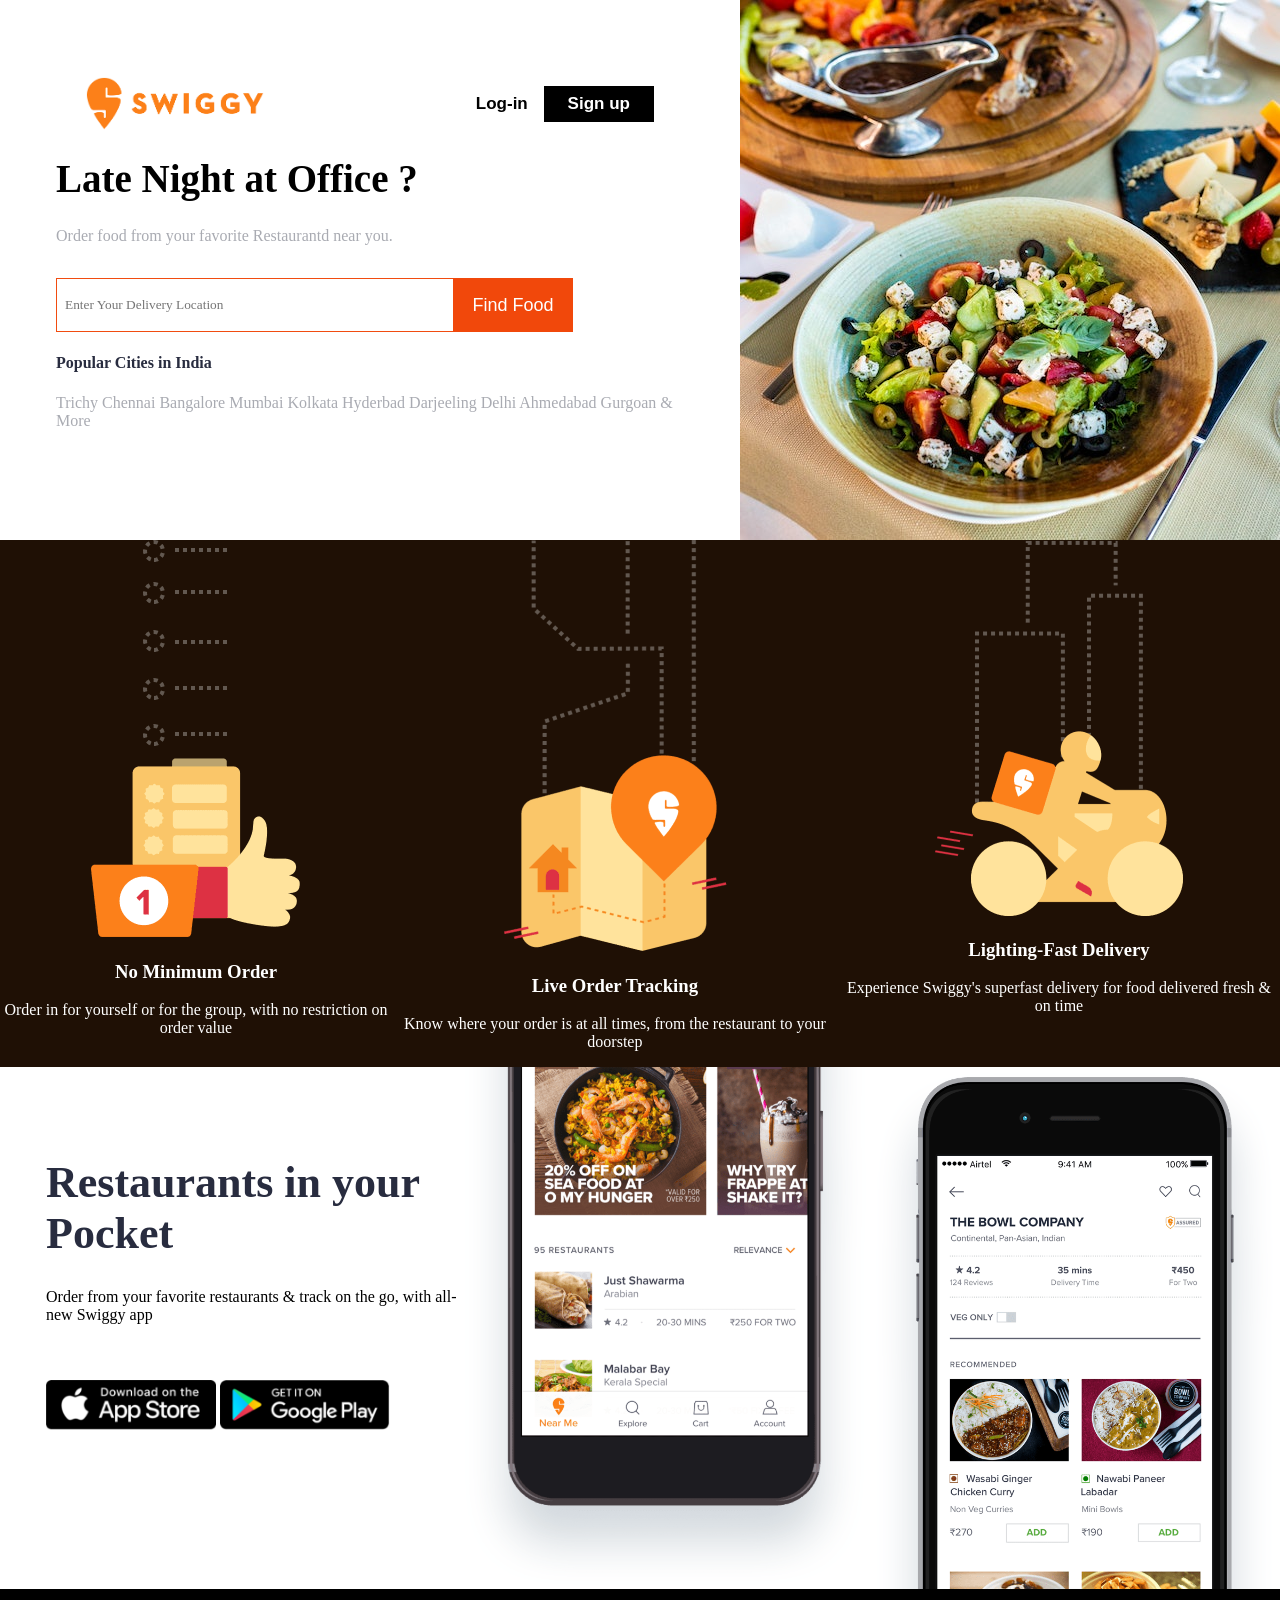
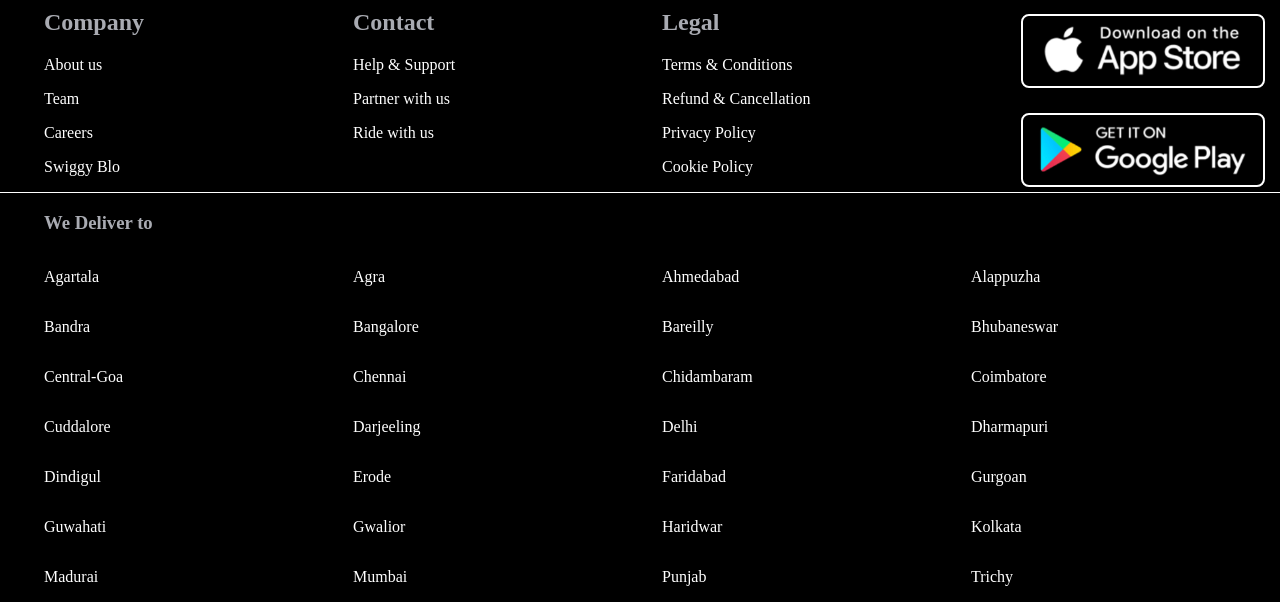
<file: index.html>
<!DOCTYPE html>
<html lang="en">
  <head>
    <meta charset="UTF-8" />
    <meta http-equiv="X-UA-Compatible" content="IE-edge" />
    <meta name="viewport" content="width=device-width, initial-scale=1.0" />

    <title>Swiggy Online Order</title>
    <link rel="stylesheet" href="index.css">
  </head>
 
  <body>
    <div class="Header">
      <div class="left">
        <nav>
          <img src="image/Swiggy.png" alt="" />
          <div class="btn">
            <button class="log"><b>Log-in</b></button>
            <button class="sign"><b>Sign up</b></button>
          </div>
        </nav>
        <div class="txt">
          <h1>Late Night at Office ?</h1>
          <p class="para">
            Order food from your favorite Restaurantd near you.
          </p>
          <div class="ipt">
            <input type="text" placeholder="Enter Your Delivery Location" />
            <button>Find Food</button>
          </div>
          <p style="color: #282c3f"><b>Popular Cities in India</b></p>
          <p>
            Trichy Chennai Bangalore Mumbai Kolkata Hyderbad Darjeeling Delhi
            Ahmedabad Gurgoan & More
          </p>
        </div>
      </div>
      <img src="image/pexels-farhad-ibrahimzade-8697517.jpg" alt="" />
    </div>
    <div class="mid">
      <div class="pic">
        <img src="image/Live Track 2.png" alt="" />
        <h3>No Minimum Order</h3>
        <p>
          Order in for yourself or for the group, with no restriction on order
          value
        </p>
      </div>
      <div class="crd">
        <img src="image/Live Track 1.png" alt="" />
        <h3>Live Order Tracking</h3>
        <p>
          Know where your order is at all times, from the restaurant to your
          doorstep
        </p>
      </div>
      <div class="crd">
        <img src="image/Live Track 3.png" alt="" />
        <h3>Lighting-Fast Delivery</h3>
        <p>
          Experience Swiggy's superfast delivery for food delivered fresh & on
          time
        </p>
      </div>
    </div>
    <div class="last">
      <div class="text">
        <h1>Restaurants in your Pocket</h1>
        <p>
          Order from your favorite restaurants & track on the go, with all-new
          Swiggy app
        </p>
        <img src="image/iOS_ajgrty.png" alt="" />
        <img src="image/play_ip0jfp.png" alt="" />
      </div>
      <img src="image/pixel_wbdy4n.png" />
      <img src="image/iPhone_wgconp_j0d1fn.png" />
    </div>
    <div class="Footer">
      <div class="about">
        <h2><b>Company</b></h2>
        <p>About us</p>
        <p>Team</p>
        <p>Careers</p>
        <p>Swiggy Blo</p>
      </div>
      <div class="about">
        <h2><b>Contact</b></h2>
        <p>Help & Support</p>
        <p>Partner with us</p>
        <p>Ride with us</p>
      </div>
      <div class="about">
        <h2><b>Legal</b></h2>
        <p>Terms & Conditions</p>
        <p>Refund & Cancellation</p>
        <p>Privacy Policy</p>
        <p>Cookie Policy</p>
      </div>
      <div>
        <img src="image/iOS_ajgrty.png" />
        <img src="image/play_ip0jfp.png" />
      </div>
    </div>
    <div class="we">
      <h3 style="color: #a9abb2"><b>We Deliver to</b></h3>
      <div class="city">
        <p>Agartala</p>
        <p>Agra</p>
        <p>Ahmedabad</p>
        <p>Alappuzha</p>
        <p>Bandra</p>
        <p>Bangalore</p>
        <p>Bareilly</p>
        <p>Bhubaneswar</p>
        <p>Central-Goa</p>
        <p>Chennai</p>
        <p>Chidambaram</p>
        <p>Coimbatore</p>
        <p>Cuddalore</p>
        <p>Darjeeling</p>
        <p>Delhi</p>
        <p>Dharmapuri</p>
        <p>Dindigul</p>
        <p>Erode</p>
        <p>Faridabad</p>
        <p>Gurgoan</p>
        <p>Guwahati</p>
        <p>Gwalior</p>
        <p>Haridwar</p>
        <p>Kolkata</p>
        <p>Madurai</p>
        <p>Mumbai</p>
        <p>Punjab</p>
        <p>Trichy</p>
      </div>
    </div>
  </body>
</html>
</file>
<file: index.css>
body {
    margin: 0%;
    border: 0%;
    padding: 0%;
    font-family: cursive;
  }
  .Header {
    display: flex;
    justify-content: center;
    justify-content: space-around;
  }
  .Header .left {
    margin-top: 77px;
  }
  .Header .left nav img {
    width: 24%;
    cursor: pointer;
    margin-right: 200px;
  }
  .Header .left nav {
    display: flex;
    justify-content: center;
  }
  .left nav .sign {
    width: 110px;
    height: 36px;
    background-color: black;
    color: white;
    border: none;
    cursor: pointer;
  }
  .left nav .sign:hover {
    background-color: transparent;
    color: black;
    border: 2px solid black;
    font-weight: 600;
  }
  .left nav .log:hover {
    color: orange;

    cursor: pointer;
  }
  .left nav button {
    color: black;
    background-color: transparent;
    border: none;
    margin-top: 9px;
    margin-left: 6px;
    margin-right: 0px;
    font-size: 17px;
  }
  .left .txt {
    margin-left: 56px;
    margin-right: 60px;
  }
  .Header .Header-img {
    width: 530px;
  }
  .Header .left .text {
    margin-left: 33px;
    margin-top: 77px;
  }
  .left .txt h1 {
    font-size: 39px;
  }
  .left .txt p {
    margin-top: 22px;
    font-size: 16px;
    color: #a9abb2;
  }

  .left .txt .ipt {
    display: flex;
    margin-top: 33px;
  }
  .left .txt input {
    width: 380px;
    height: 36px;
    border: 1px solid rgb(241, 76, 16);
    border-right: none;
    padding: 8px;
    font-family: cursive;
  }
  .left .txt .ipt button {
    width: 120px;
    color: white;
    background-color: rgb(241, 72, 11);
    border: none;
    font-size: 18px;
    cursor: pointer;
  }

  .mid {
    display: flex;
    justify-content: center;

    background-color: rgb(31, 16, 5);
    text-align: center;
    color: white;
  }
  .mid .pic {
    width: 33%;
  }
  .last {
    display: flex;
    justify-content: center;
  }
  .last img {
    width: 32%;
  }
  .last .text {
    margin-top: 60px;
    margin-left: 46px;
  }
  .last .text h1 {
    font-size: 44px;
    color: #282c3f;
  }
  .last .text img {
    margin-top: 40px;
    height: 50px;
    width: 170px;
  }
  .Footer {
    display: grid;
    grid-template-columns: 1fr 1fr 1fr 1fr;
    justify-content: center;
    color: white;
    background-color: black;
    padding-left: 44px;
    border-bottom: 1px solid white;
  }
  .Footer img {
    height: 70px;
    width: 240px;
    float: right;
    border: 2px double white;
    border-radius: 8px;
    margin-right: 15px;
    margin-top: 25px;
  }

  .we {
    display: grid;
    color: white;
    background-color: black;
    padding-left: 44px;
    border-bottom: 2px solid white;
  }
  .city {
    display: grid;
    grid-template-columns: 1fr 1fr 1fr 1fr;
  }
  .Footer .about h2 {
    color: #a9abb2;
  }
</file>
